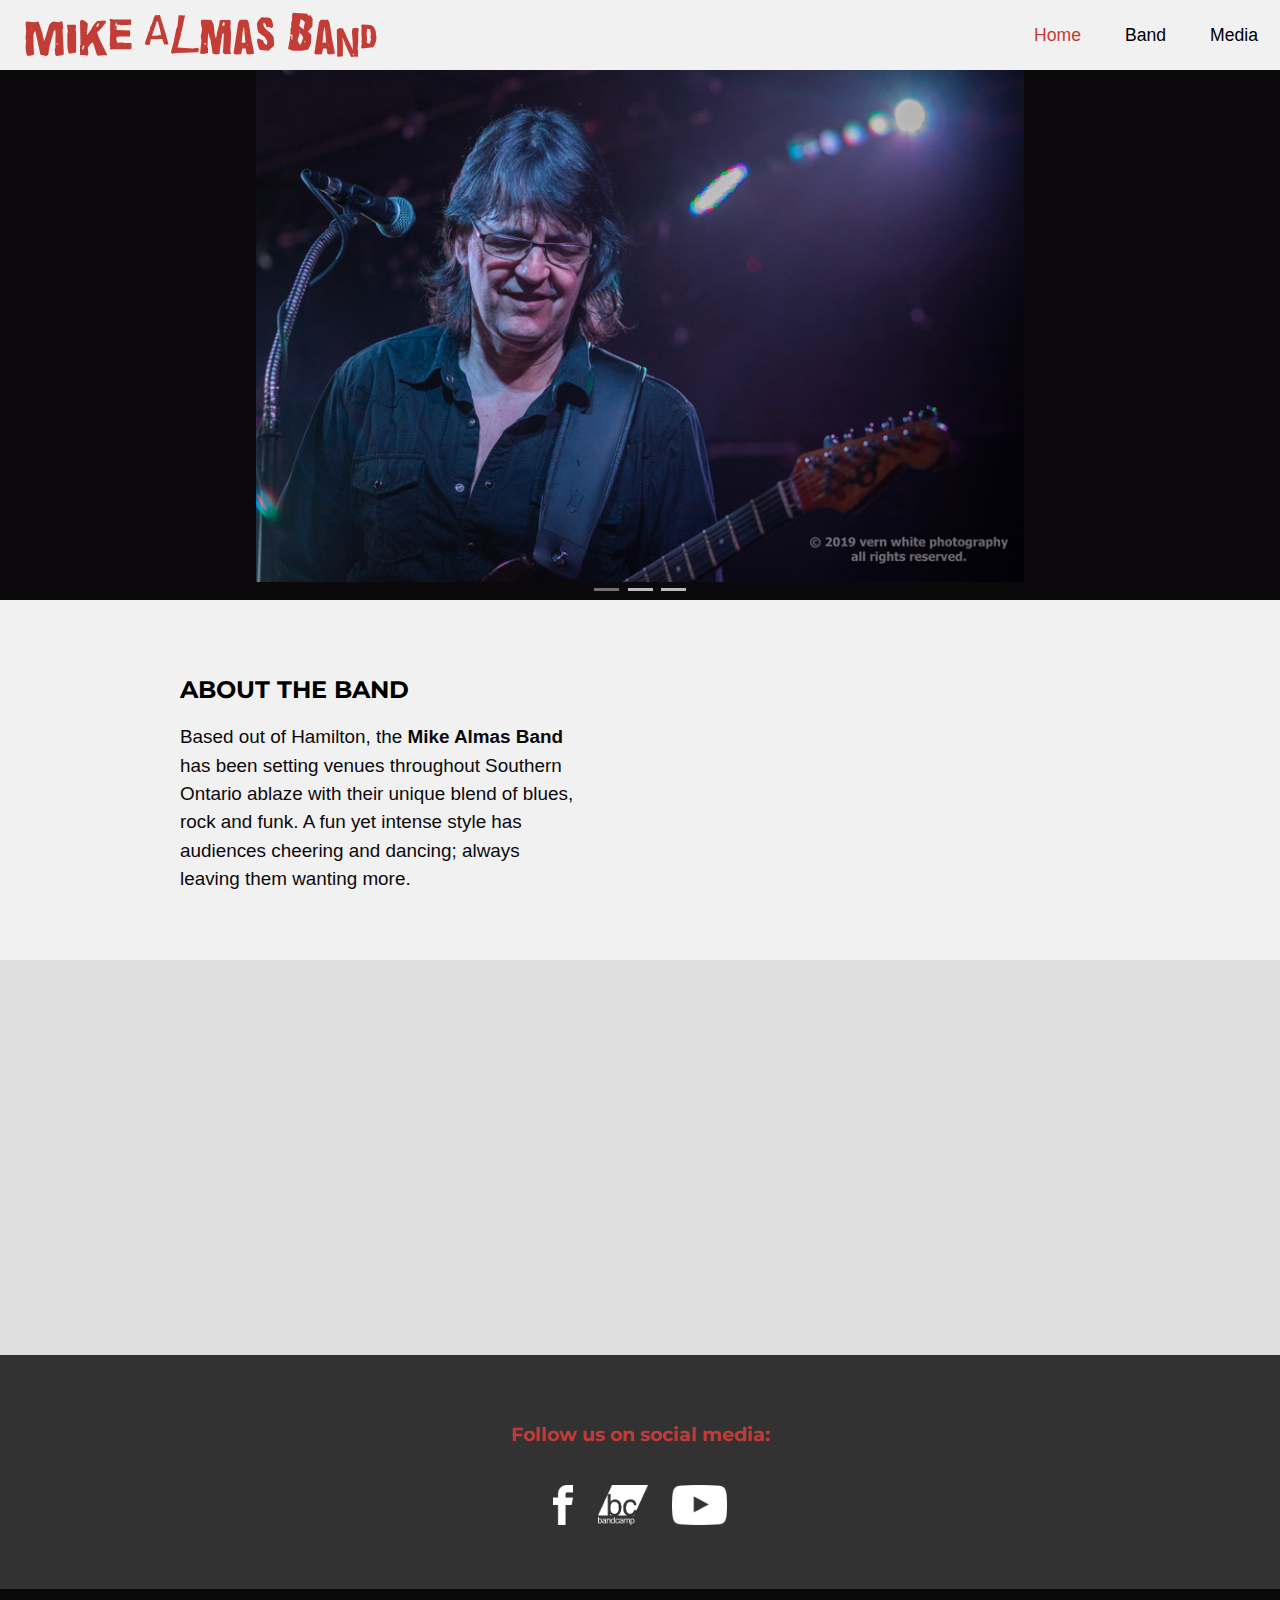
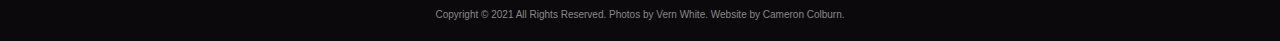
<file: index.html>
<!DOCTYPE html>
<html lang="en-US">

<head>
    <meta charset="UTF-8">
    <meta name="viewport" content="width=device-width, initial-scale=1.0">
    <meta http-equiv="X-UA-Compatible" content="ie=edge">
    <title>Mike Almas Band | Welcome!</title>
    <link rel="icon" href="icons/mab-icon.png" sizes="16x16" type="image/png">
    <link rel="stylesheet" href="./css/normalize.css">
    <link rel="stylesheet" href="./css/main.css">
    <link href="https://fonts.googleapis.com/css?family=Montserrat:700&display=swap" rel="stylesheet">
    <meta name="description"
        content="This is the official website of the Mike Almas Band. Based in Hamilton, Ontario, Canada the Mike Almas Band is a rock and blues band with an extensive setlist of both covers and original music.">
</head>

<body>
    <!-- top header bar with nav and logo -->
    <header>
        <section class="header-flex-container">
            <div id="logo-header">
                <a href="./index.html">
                    <img src="./img/mab-logo.svg" alt="Mike Almas Band logo" id="logo">
                </a>
            </div>
            <nav>
                <button class="burger-menu">
                    <div id="topline"></div>
                    <div id="middleline"></div>
                    <div id="bottomline"></div>
                </button>
                <ul id="ul-selector">
                    <li class="current"><a href="./index.html">Home</a></li>
                    <li><a href="./pages/band.html">Band</a></li>
                    <li><a href="./pages/media.html">Media</a></li>
                </ul>
            </nav>
        </section>
    </header>

    <!-- showcase image section -->
    <div class="slideshow">
        <div class="slideshow-container">
            <div class="mySlides fade">
                <img src="img/mab-007.jpg" class="slideshow-img">
            </div>
            <div class="mySlides fade">
                <img src="img/mab-008.jpg" class="slideshow-img">
            </div>
            <div class="mySlides fade">
                <img src="img/mab-014.jpg" class="slideshow-img">
            </div>
        </div>
        <div class="line-container">
            <span class="line"></span>
            <span class="line"></span>
            <span class="line"></span>
        </div>
    </div>

    <!-- about the band -->
    <div class="about-flex-container">
        <div class="about-container">
            <h2>About the Band</h2>
            <p id="band">Based out of Hamilton, the <strong>Mike Almas Band</strong> has been setting venues throughout
                Southern
                Ontario ablaze with their unique blend of blues, rock and funk. A fun yet intense style has audiences
                cheering
                and dancing; always leaving them wanting more.</p>
        </div>
        <div class="event-container">
            <iframe
                src="https://www.facebook.com/plugins/page.php?href=https%3A%2F%2Fwww.facebook.com%2Fmikealmasband%2F&tabs=events&width=340&height=244&small_header=false&adapt_container_width=true&hide_cover=false&show_facepile=false&appId"
                width="340" height="244" style="border:none;overflow:hidden" scrolling="no" frameborder="0"
                allowfullscreen="true"
                allow="autoplay; clipboard-write; encrypted-media; picture-in-picture; web-share"></iframe>
        </div>
    </div>

    <!-- bandcamp player -->
    <div class="container-dark">
        <div id="music-container">
            <iframe id="bandcamp-widget-sm"
                src="https://bandcamp.com/EmbeddedPlayer/album=1607006254/size=large/bgcol=ffffff/linkcol=de270f/tracklist=false/artwork=small/transparent=true/"
                seamless><a href="http://mikealmasband.bandcamp.com/album/i-cant-stop">I Can&#39;t Stop by Mike
                    Almas</a></iframe>
        </div>
    </div>

    <!-- social buttons -->
    <section id="social">
        <div class="container">
            <h3 class="social-title">Follow us on social media:</h3>
            <div class="icons">
                <a href="https://www.facebook.com/mikealmasband/" target="_blank"><img src="./icons/facebook.png"
                        alt="facebook link" class="icon-png"></a>
                <a href="https://mikealmasband.bandcamp.com" target="_blank"><img src="./icons/bandcamp.png"
                        alt="bandcamp link" class="icon-png"></a>
                <a href="https://www.youtube.com/channel/UCj2FN1tM525WVIEZQTRX-8A" target="_blank"><img
                        src="./icons/youtube.png" alt="youtube link" class="icon-png"></a>
            </div>
        </div>
    </section>

    <!-- footer section -->
    <footer>
        <div class="container">
            <div id="footer-container">
                <p>Copyright &copy; 2021 All Rights Reserved. Photos by Vern White. Website by Cameron Colburn.</p>
            </div>
        </div>
    </footer>
    <script src="js/mainFunctions.js"></script>
    <script>showSlides();</script>
</body>

</html>
</file>
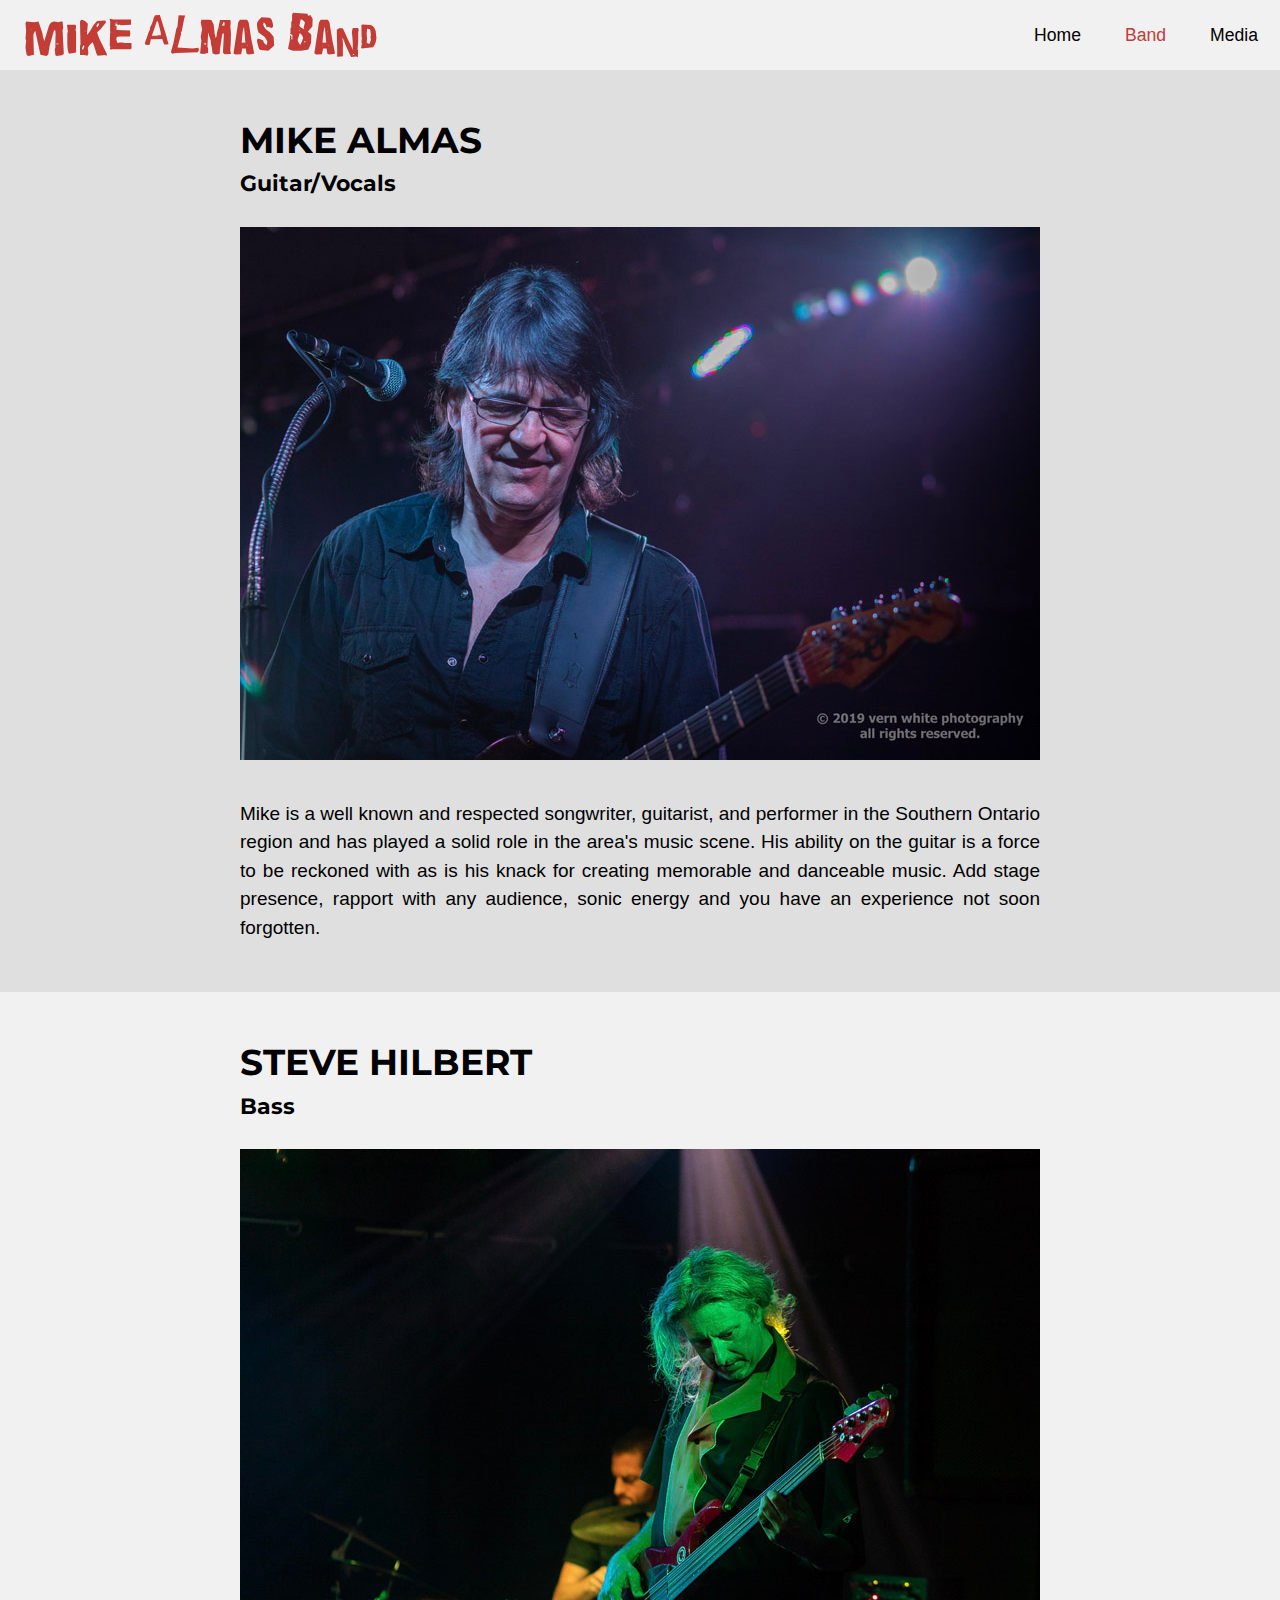
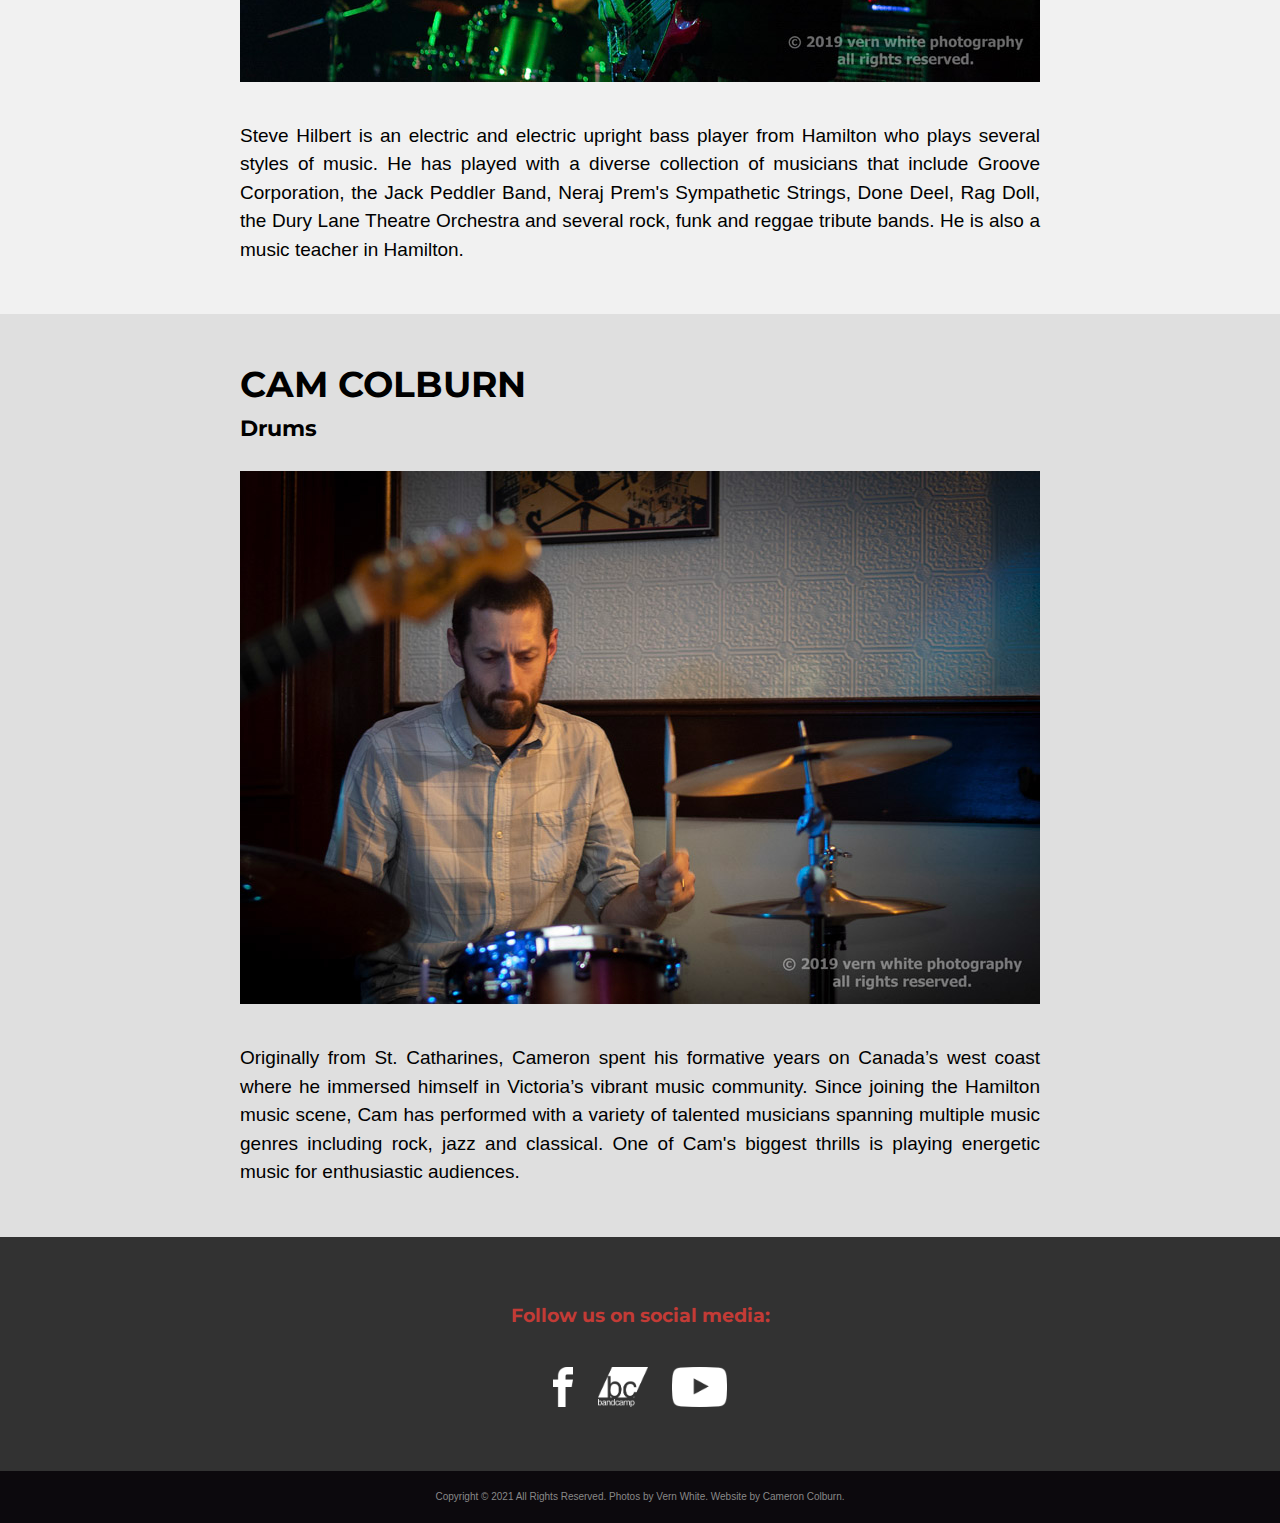
<file: pages/band.html>
<!DOCTYPE html>
<html lang="en-US">

<head>
    <meta charset="UTF-8">
    <meta name="viewport" content="width=device-width, initial-scale=1.0">
    <meta http-equiv="X-UA-Compatible" content="ie=edge">
    <title>Mike Almas Band | The Band</title>
    <link rel="icon" href="../icons/mab-icon.png" sizes="16x16" type="image/png">
    <link rel="stylesheet" href="../css/normalize.css">
    <link rel="stylesheet" href="../css/main.css">
    <link href="https://fonts.googleapis.com/css?family=Montserrat:700&display=swap" rel="stylesheet">
    <meta name="description" content="This is the official website of the Mike Almas Band. About the band members.">
</head>

<body>
    <!-- top header bar with nav and logo -->
    <header>
        <section class="header-flex-container">
            <div id="logo-header">
                <a href="../index.html">
                    <img src="../img/mab-logo.svg" alt="Mike Almas Band logo" id="logo">
                </a>
            </div>
            <nav>
                <button class="burger-menu">
                    <div id="topline"></div>
                    <div id="middleline"></div>
                    <div id="bottomline"></div>
                </button>
                <ul id="ul-selector">
                    <li><a href="../index.html">Home</a></li>
                    <li class="current"><a href="../pages/band.html">Band</a></li>
                    <li><a href="../pages/media.html">Media</a></li>
                </ul>
            </nav>
        </section>
    </header>

    <!-- mike bio -->
    <section id="top-bio">
        <div class="container">
            <article class="p-styling">
                <h2 class="h2-styling">Mike Almas</h2>
                <h3 class="h3-styling">Guitar/Vocals</h3>
                <img src="../img/mab-007.jpg" alt="Mike Almas" class="float-right portrait-img">
                <span class="bio-text-styling">Mike is a well known and respected songwriter, guitarist, and performer
                    in the Southern Ontario region and has played a solid role in the area's music scene. His ability on
                    the guitar is a force to be reckoned with as is his knack for creating memorable and danceable
                    music. Add stage presence, rapport with any audience, sonic energy and you have an experience not
                    soon forgotten.</span>
            </article>
        </div>
    </section>

    <!-- steve bio -->
    <section id="middle-bio">
        <div class="container">
            <article class="p-styling">
                <h2 class="h2-styling">Steve Hilbert</h2>
                <h3 class="h3-styling">Bass</h3>
                <img src="../img/mab-008.jpg" alt="Steve Hilbert" class="float-left landscape-img">
                <span class="bio-text-styling">Steve Hilbert is an electric and electric upright bass player from
                    Hamilton who plays several styles of music. He has played with a diverse collection of musicians
                    that include Groove Corporation, the Jack Peddler Band, Neraj Prem's Sympathetic Strings, Done Deel,
                    Rag Doll, the Dury Lane Theatre Orchestra and several rock, funk and reggae tribute bands. He is
                    also a music teacher in Hamilton.</span>
            </article>
        </div>
    </section>

    <!-- cam bio -->
    <section id="bottom-bio">
        <div class="container">
            <article class="p-styling">
                <h2 class="h2-styling">Cam Colburn</h2>
                <h3 class="h3-styling">Drums</h3>
                <img src="../img/mab-014.jpg" alt="Cameron Colburn" class="float-right landscape-img">
                <span class="bio-text-styling">Originally from St. Catharines, Cameron spent his formative years on
                    Canada’s west coast where he immersed himself in Victoria’s vibrant music community. Since joining
                    the Hamilton music scene, Cam has performed with a variety of talented musicians spanning multiple
                    music genres including rock, jazz and classical. One of Cam's biggest thrills is playing energetic
                    music for enthusiastic audiences.</span>
            </article>
        </div>
    </section>

    <!-- social buttons -->
    <section id="social">
        <div class="container">
            <h3 class="social-title">Follow us on social media:</h3>
            <div class="icons">
                <a href="https://www.facebook.com/mikealmasband/" target="_blank"><img src="/icons/facebook.png"
                        alt="facebook link" class="icon-png"></a>
                <a href="https://mikealmasband.bandcamp.com" target="_blank"><img src="/icons/bandcamp.png"
                        alt="bandcamp link" class="icon-png"></a>
                <a href="https://www.youtube.com/channel/UCj2FN1tM525WVIEZQTRX-8A" target="_blank"><img
                        src="/icons/youtube.png" alt="youtube link" class="icon-png"></a>
            </div>
        </div>
    </section>

    <!-- footer section -->
    <footer>
        <div class="container">
            <div id="footer-container">
                <p>Copyright &copy; 2021 All Rights Reserved. Photos by Vern White. Website by Cameron Colburn.</p>
            </div>
        </div>
    </footer>
    <script src="../js/mainFunctions.js"></script>
</body>

</html>
</file>
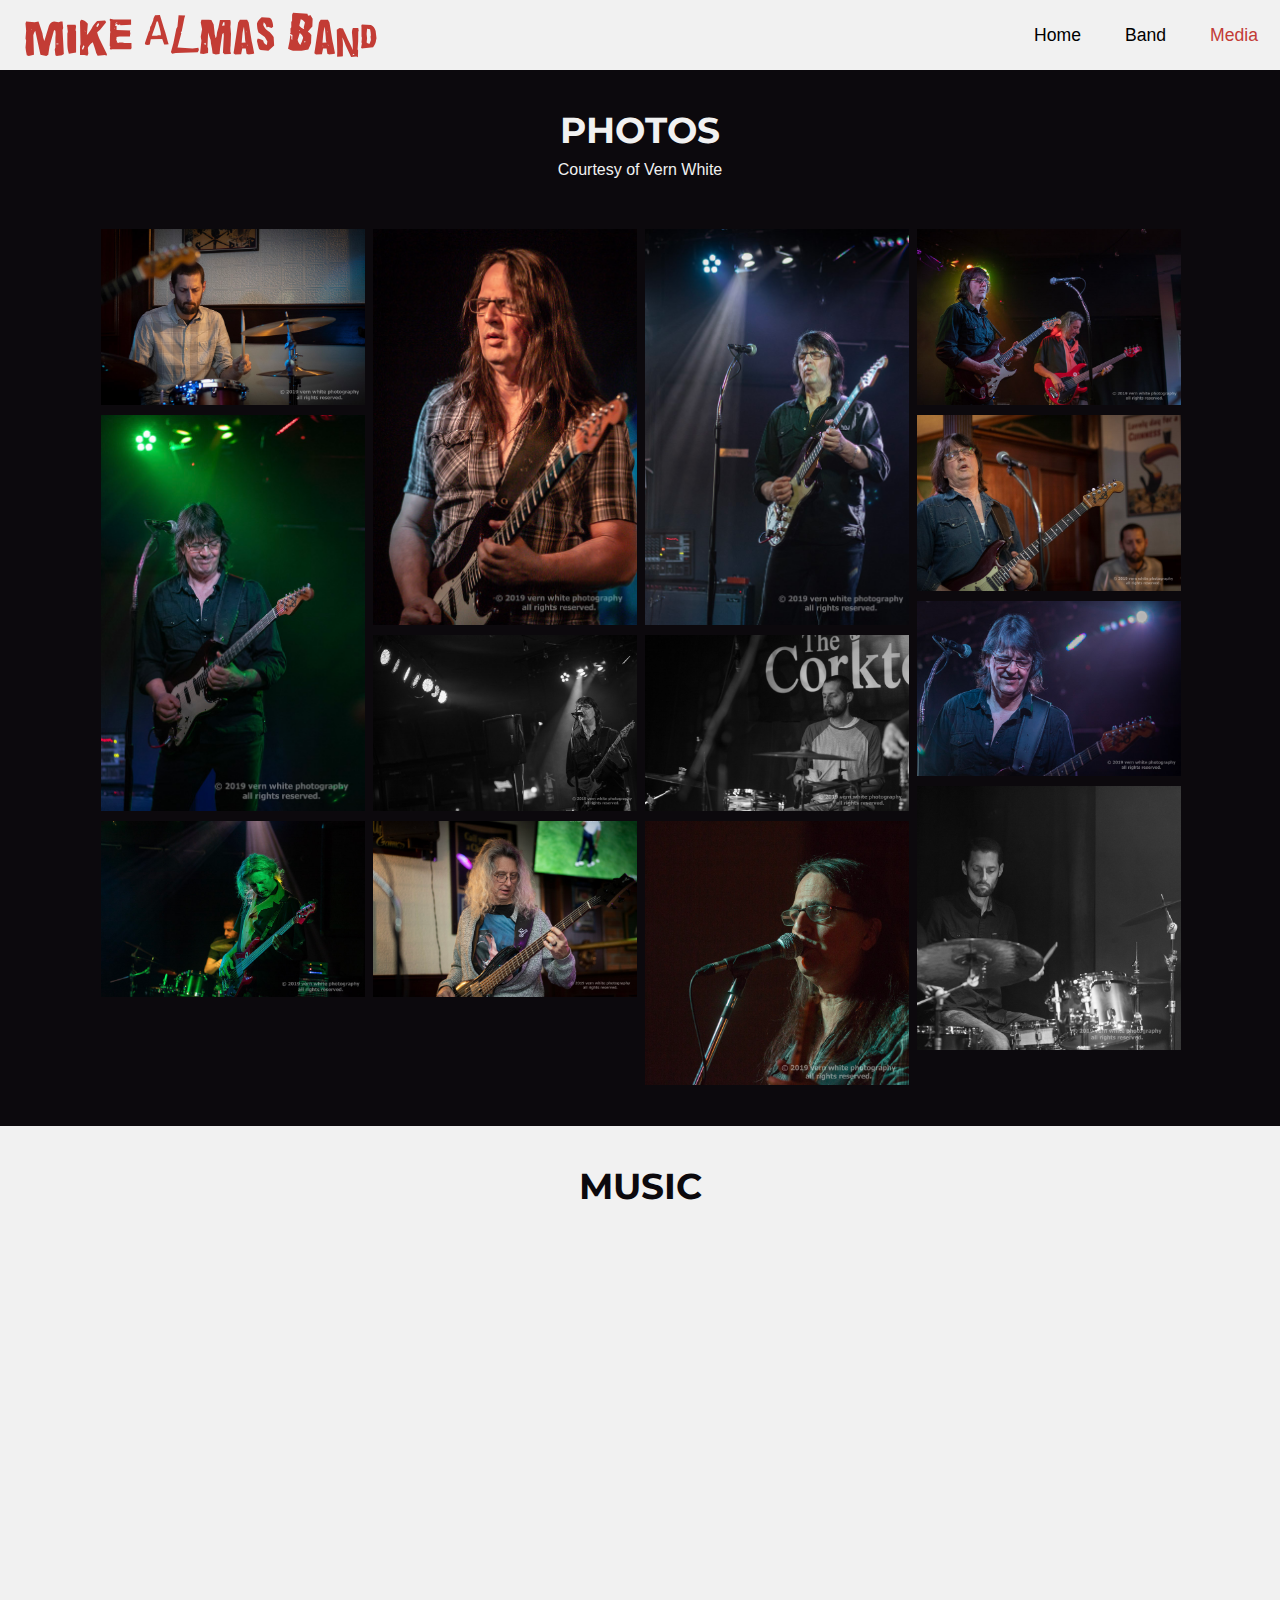
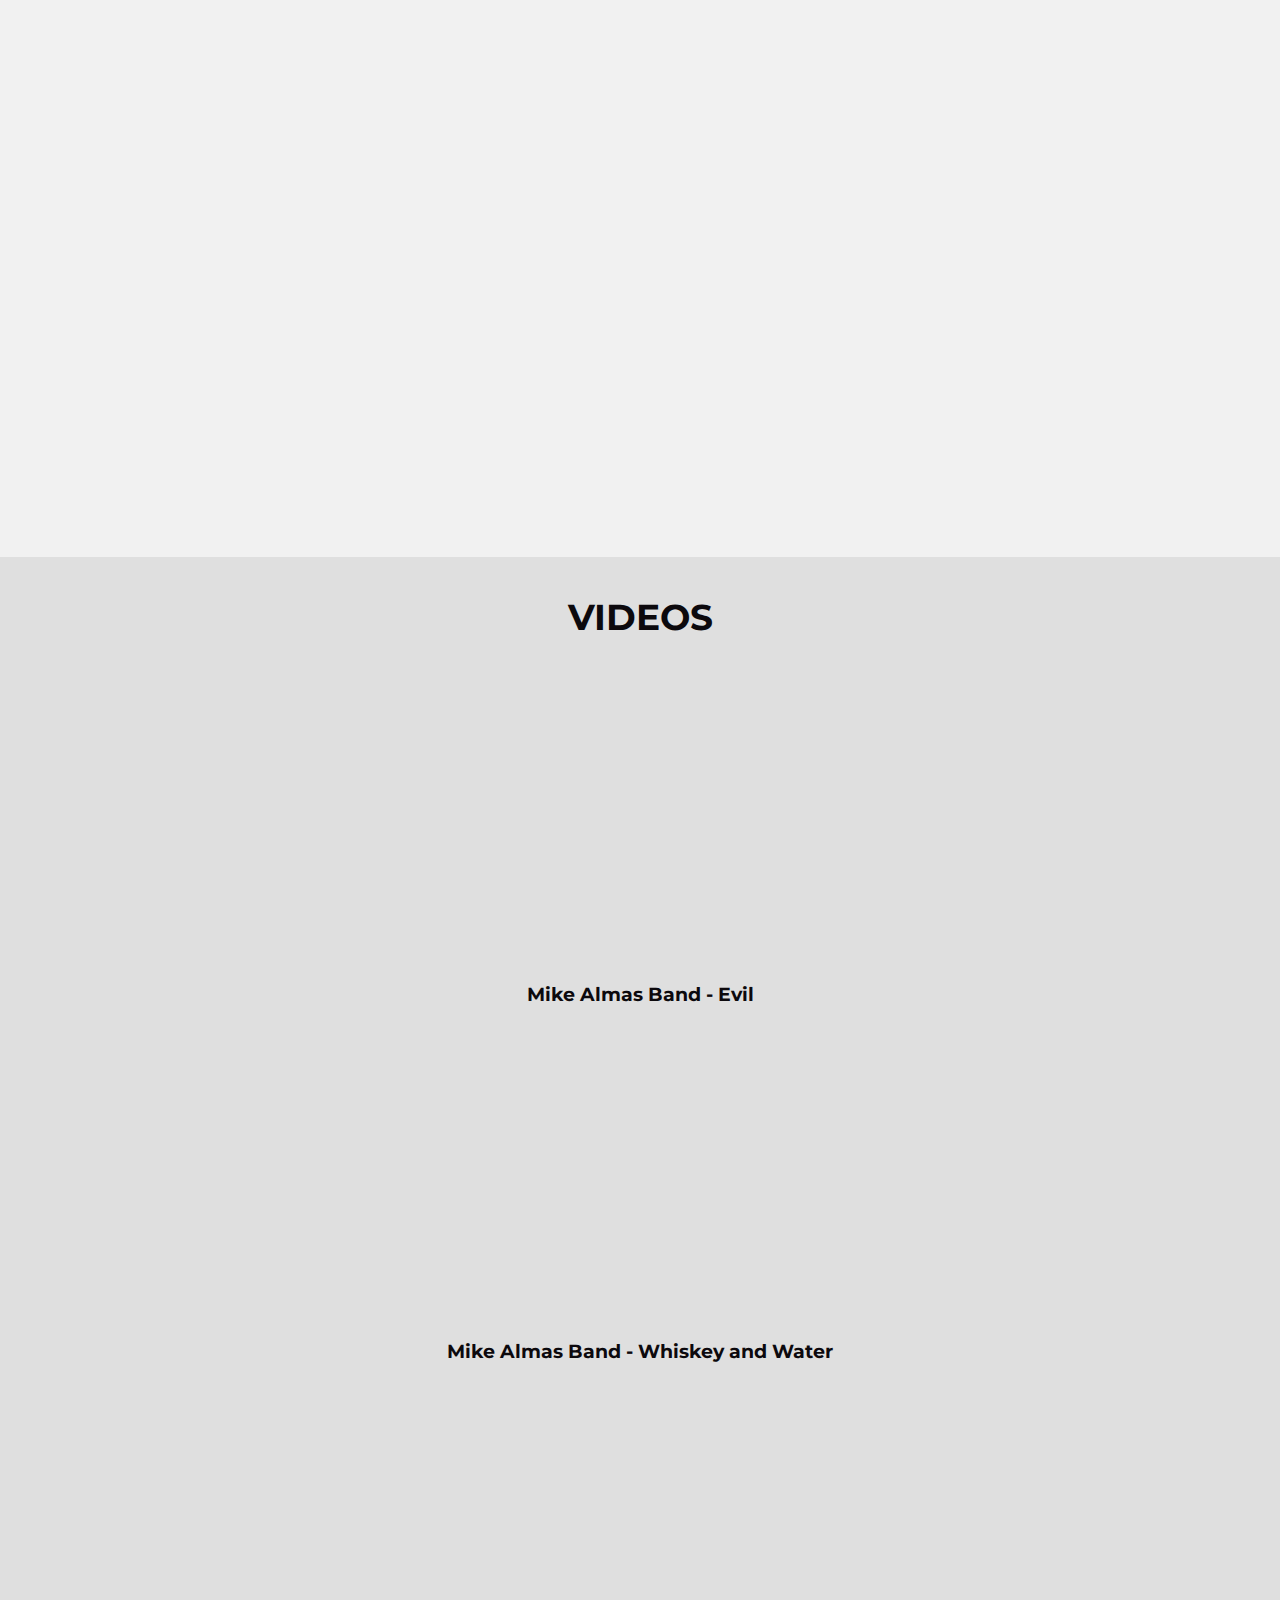
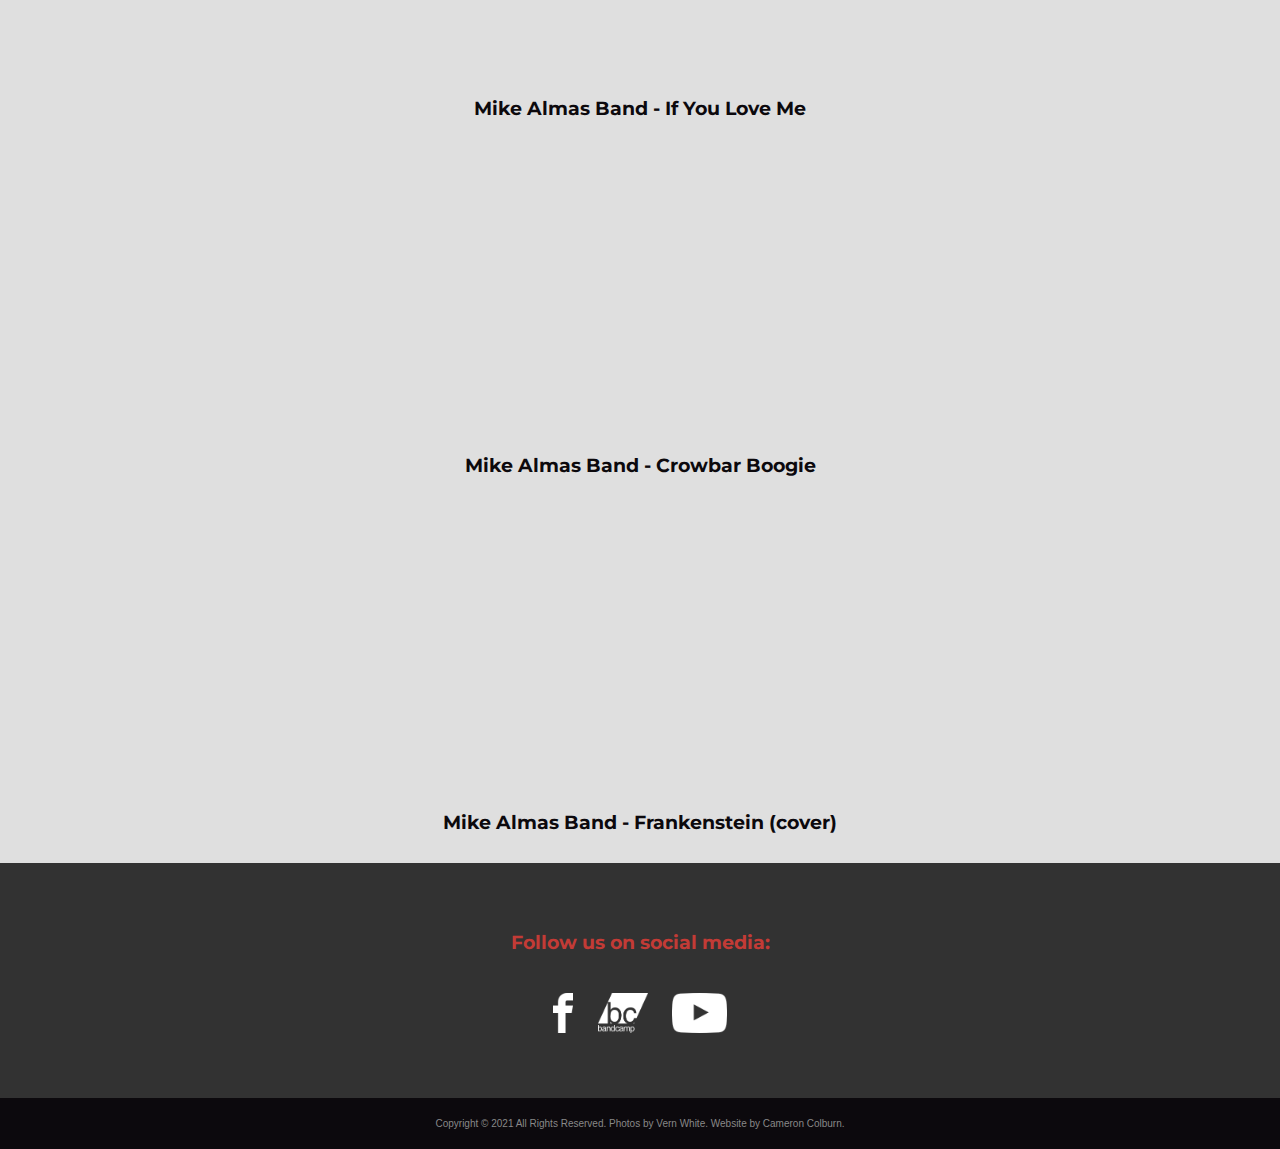
<file: pages/media.html>
<!DOCTYPE html>
<html lang="en-US">

<head>
    <meta charset="UTF-8">
    <meta name="viewport" content="width=device-width, initial-scale=1.0">
    <meta http-equiv="X-UA-Compatible" content="ie=edge">
    <title>Mike Almas Band | Media</title>
    <link rel="icon" href="../icons/mab-icon.png" sizes="16x16" type="image/png">
    <link rel="stylesheet" href="../css/normalize.css">
    <link rel="stylesheet" href="../css/main.css">
    <link href="https://fonts.googleapis.com/css?family=Montserrat:700&display=swap" rel="stylesheet">
    <meta name="description"
        content="This is the official website of the Mike Almas Band. Photo Gallery, music streaming, and videos.">
</head>

<body>
    <!-- top header bar with nav and logo -->
    <header>
        <section class="header-flex-container">
            <div id="logo-header">
                <a href="../index.html">
                    <img src="../img/mab-logo.svg" alt="Mike Almas Band logo" id="logo">
                </a>
            </div>
            <nav>
                <button class="burger-menu">
                    <div id="topline"></div>
                    <div id="middleline"></div>
                    <div id="bottomline"></div>
                </button>
                <ul id="ul-selector">
                    <li><a href="../index.html">Home</a></li>
                    <li><a href="../pages/band.html">Band</a></li>
                    <li class="current"><a href="../pages/media.html">Media</a></li>
                </ul>
            </nav>
        </section>
    </header>

    <!-- gallery section -->
    <section id="gallery">
        <div class="container">
            <h2>Photos</h2>
            <p>Courtesy of Vern White</p>
            <div class="row">
                <div class="column">
                    <a href="../img/mab-014.jpg" target="_blank"><img src="../img/mab-014.jpg" style="width:100%"
                            class="img-select"></a>
                    <a href="../img/mab-012.jpg" target="_blank"><img src="../img/mab-012.jpg" style="width:100%"
                            class="img-select"></a>
                    <a href="../img/mab-008.jpg" target="_blank"><img src="../img/mab-008.jpg" style="width:100%"
                            class="img-select"></a>
                </div>
                <div class="column">
                    <a href="../img/mab-002.jpg" target="_blank"><img src="../img/mab-002.jpg" style="width:100%"
                            class="img-select"></a>
                    <a href="../img/mab-011.jpg" target="_blank"><img src="../img/mab-011.jpg" style="width:100%"
                            class="img-select"></a>
                    <a href="../img/mab-015.jpg" target="_blank"><img src="../img/mab-015.jpg" style="width:100%"
                            class="img-select"></a>
                </div>
                <div class="column">
                    <a href="../img/mab-006.jpg" target="_blank"><img src="../img/mab-006.jpg" style="width:100%"
                            class="img-select"></a>
                    <a href="../img/mab-005.jpg" target="_blank"><img src="../img/mab-005.jpg" style="width:100%"
                            class="img-select"></a>
                    <a href="../img/mab-003.jpg" target="_blank"><img src="../img/mab-003.jpg" style="width:100%"
                            class="img-select"></a>
                </div>
                <div class="column">
                    <a href="../img/mab-009.jpg" target="_blank"><img src="../img/mab-009.jpg" style="width:100%"
                            class="img-select"></a>
                    <a href="../img/mab-013.jpg" target="_blank"><img src="../img/mab-013.jpg" style="width:100%"
                            class="img-select"></a>
                    <a href="../img/mab-007.jpg" target="_blank"><img src="../img/mab-007.jpg" style="width:100%"
                            class="img-select"></a>
                    <a href="../img/mab-010.jpg" target="_blank"><img src="../img/mab-010.jpg" style="width:100%"
                            class="img-select"></a>
                </div>
            </div>
        </div>
    </section>

    <!-- music streaming -->
    <section id="audio">
        <div class="container">
            <h2>Music</h2>
            <iframe id="bandcamp-widget-lg"
                src="https://bandcamp.com/EmbeddedPlayer/album=1607006254/size=large/bgcol=ffffff/linkcol=de270f/transparent=true/"
                seamless><a href="http://mikealmasband.bandcamp.com/album/i-cant-stop">I Can&#39;t Stop by Mike
                    Almas</a></iframe>
    </section>

    <!-- videos -->
    <section id="videos">
        <div class="container">
            <h2>Videos</h2>
            <iframe class="video-styling" src="https://www.youtube.com/embed/rAoqpb-yR6I" frameborder="0"
                allow="accelerometer; autoplay; encrypted-media; gyroscope; picture-in-picture"
                allowfullscreen></iframe>
            <h3>Mike Almas Band - Evil</h3>
            <iframe class="video-styling" src="https://www.youtube.com/embed/_AZFcSDtcNY" frameborder="0"
                allow="accelerometer; autoplay; encrypted-media; gyroscope; picture-in-picture"
                allowfullscreen></iframe>
            <h3>Mike Almas Band - Whiskey and Water</h3>
            <iframe class="video-styling" src="https://www.youtube.com/embed/aNzEadu-KxY" frameborder="0"
                allow="accelerometer; autoplay; encrypted-media; gyroscope; picture-in-picture"
                allowfullscreen></iframe>
            <h3>Mike Almas Band - If You Love Me</h3>
            <iframe class="video-styling" src="https://www.youtube.com/embed/PsYms3jTCto" frameborder="0"
                allow="accelerometer; autoplay; encrypted-media; gyroscope; picture-in-picture"
                allowfullscreen></iframe>
            <h3>Mike Almas Band - Crowbar Boogie</h3>
            <iframe class="video-styling" src="https://www.youtube.com/embed/srhk29qxtMM" frameborder="0"
                allow="accelerometer; autoplay; encrypted-media; gyroscope; picture-in-picture"
                allowfullscreen></iframe>
            <h3>Mike Almas Band - Frankenstein (cover)</h3>
        </div>
    </section>

    <!-- social buttons -->
    <section id="social">
        <div class="container">
            <h3 class="social-title">Follow us on social media:</h3>
            <div class="icons">
                <a href="https://www.facebook.com/mikealmasband/" target="_blank"><img src="/icons/facebook.png"
                        alt="facebook link" class="icon-png"></a>
                <a href="https://mikealmasband.bandcamp.com" target="_blank"><img src="/icons/bandcamp.png"
                        alt="bandcamp link" class="icon-png"></a>
                <a href="https://www.youtube.com/channel/UCj2FN1tM525WVIEZQTRX-8A" target="_blank"><img
                        src="/icons/youtube.png" alt="youtube link" class="icon-png"></a>
            </div>
        </div>
    </section>

    <!-- footer section -->
    <footer>
        <div class="container">
            <div id="footer-container">
                <p>Copyright &copy; 2021 All Rights Reserved. Photos by Vern White. Website by Cameron Colburn.</p>
            </div>
        </div>
    </footer>
    <script src="../js/mainFunctions.js"></script>
</body>

</html>
</file>
<file: css/main.css>
/*  colors  */
body, #audio  {
    background-color: rgb(241, 241, 241);
}

li a, .img-select, #audio h2, #videos h2, #videos h3, #band {
    color: rgb(12, 9, 13);
}

li a:hover {
    color: rgb(250, 8, 0);
}

.container-dark, #videos, #top-bio, #bottom-bio {
    background-color:rgb(223, 223, 223);
}

#showcase, #gallery {
    background-color: rgb(12, 9, 13);
}

#gallery h2, #gallery p {
    color: rgb(241, 241, 241); 
}

.current a, .social-title {
    color: rgb(195, 59, 54);
}

#social {
    background-color: rgb(50, 50, 50);
}

footer {
    background-color: rgb(12, 9, 13);
    color: rgb(136, 136, 136);
}

.img-select:hover {
    color:rgb(249, 194, 46);
}

.slideshow-container {
    background-color: rgb(12, 9, 13);
}
/*  end colours  */

body {
    font-family: Helvetica, sans-serif;
}

h2, h3 {
    font-family: 'Montserrat', sans-serif;
}

h2 {
    text-transform: uppercase;
}

.container {
    width: 85%;
    margin: auto;
    overflow: hidden;
}

.container-dark {
    width: 100%;
    overflow: hidden;
}

/* Header - logo-header and navbar */
.header-flex-container {
    align-items: center;
    display: flex;
    justify-content: space-between;
    margin: 0 auto;
    max-width: 1280px;
}
  
#logo {
    display: block;
    padding: 10px 20px;
    max-width: 100%;
}

/* hamburger menu START */
.burger-menu {
    background: transparent;
    border: none;
    cursor: pointer;
    display: none;
    margin: 0;
    padding: 1.2em;
}
  
.burger-menu:focus {
    outline: none;
}
  
.burger-menu div {
    background-color: black;
    border-radius: 3px;
    height: 4px;
    margin: 5px;
    width: 25px; 
    transition: all 0.3s ease;
}
  
.toggle #topline {
    transform: translateY(9px) rotate(45deg);
}
  
.toggle #middleline {
    transform: translateX(-5px);
    opacity: 0;
    overflow: hidden;
}
  
.toggle #bottomline {
    transform: translateY(-9px) rotate(-45deg);
} 
/* hamburger menu END */

ul {
    list-style-type: none;
    display: flex;
    padding: 0;
    margin: 0;
}
 
nav a {
    color: var(--color-3-main);
    display: block;
    font-size: 1.1rem;
    padding: 1.4em 1.25em;
    text-align: center;
    text-decoration: none;
}
  
ul a:hover {
    background-color: var(--color-1-highlight);
}

/* slideshow container */
.mySlides {
    display: none;
}

.slideshow-img {
    display: block;
    margin: 0 auto;
    max-width: 100%;
}

.slideshow {
    box-sizing: border-box;
    background-color: rgb(12, 9, 13);
    width: 100%;
}
.slideshow-container {
    max-width: 60%;
    position: relative;
    margin: 0 auto;
}

/* slideshow line indicators */
.line-container {
    text-align: center;
}

.line {
    height: 3px;
    width: 25px;
    margin: 5px 2px;
    background-color: #bbb;
    display: inline-block;
    transition: background-color 0.6s ease;
}

.active {
    background-color: #717171;
}

/* fading animation */
.fade {
    -webkit-animation-name: fade;
    -webkit-animation-duration: 1.5s;
    animation-name: fade;
    animation-duration: 1.5s;
    position: relative;
}

@-webkit-keyframes fade {
    0% {opacity: 0.4;}
    100% {opacity: 1.0;}
}

@keyframes fade {
    0% {opacity: 0.4;}
    100% {opacity: 1.0;}
}

/* about the band */
.about-flex-container {
    display: flex;
    justify-content: space-evenly;
}

.about-container {
    max-width: 400px;
    margin: 3.5em 0;
}

#band {
    margin: 0;
    font-size: 1.18rem;
    font-weight: 500;
    line-height: 1.5em;
}

.event-container {
    margin: 3.5em 0;

}

#bandcamp-widget-sm {
    border: 0;
    width: 100%;
}

#music-container {
    max-width: 600px;
    margin: 120px auto;
    overflow: hidden;
}

/* social media */
#social {
    padding: 50px 0;
}

.social-title {
    margin-bottom: 30px;
    text-align: center;
}

.icons {
    text-align: center;
}

.icon-png {
    max-height: 40px;
    padding: 10px;
}

/* footer section */
footer {
    text-align: center;
    font-size: 8px;
}

footer p {
    font-size: 10px;
    margin: 20px 0;
}

/* band page bios */
#top-bio, #middle-bio, #bottom-bio {
    padding: 50px 0;
}

.portrait-img, .landscape-img {
    max-width: 100%;
    display: block;
    margin: 0 auto;
    padding: 0 0 40px 0;
}

.p-styling {
    max-width: 800px;
    text-align: justify;
    margin: 0 auto;
}

.bio-text-styling, .p-styling {
    font-size: 19px;
} 

.h2-styling {
    margin: 0;
    font-size: 36px;
}

.h3-styling {
    font-size: 22px;
    margin: 0;
    padding: 10px 0 30px 0;
}

.bio-text-styling {
    line-height: 1.5;
} 

/* media page */
#bandcamp-widget-lg {
    display: block;
    padding: 40px 0;
    margin: 0 auto;
    border: 0;
    width: 400px;
    height: 870px;
}

/* gallery */
.row {
    display: flex;
    flex-wrap: wrap;
    padding: 40px 0;
}

.column {
    flex: 25%;
    max-width: 25%;
    padding: 0 4px;
    box-sizing: border-box;
}

.column img {
    margin-top: 8px;
    vertical-align: middle;
    width: 100%;
}

.img-select, .img-select:hover {
    border-width: 1px;
    border-style: solid;
}


#gallery h2, #audio h2 {
    margin: 40px 0 0 0;
    font-size: 36px;
    text-align: center;
}

#gallery p {
    text-align: center;
    padding: 10px 0 0 0;
    margin: 0;
}

/* videos */
#videos h2 {
    margin: 40px 0;
    font-size: 36px;
    text-align: center;
}

#videos {
    text-align: center;
}

.video-styling {
    padding: 10px;
    width: 500px;
    height: 281px;
}

#videos h3 {
    padding: 0 0 30px 0;
    max-width: 500px;
    margin: auto;
}

/*   media queries   */
@media screen and (max-width: 768px)  {
/* Header - logo-header and navbar */
    ul {
        display: none;
    }
  
      .ul-display {
        background-color: rgb(223, 223, 223);
        color: var(--color-3-main);
        display: flex;
        flex-direction: column;
        justify-content: ;
        left: 0;
        opacity: .85;
        position: absolute;
        top: 70px;
        width: 100%;
        z-index: 1;
    }  

    .burger-menu {
        display: inline-block;
    }

    .container {
        width: 100%;
    }  

/* about the band */
    .about-flex-container {
        align-items: center;
        flex-direction: column; 
    }

    .about-container {
        margin: 2.5em 0;
        max-width: 340px;
    }

    .event-container {
        margin: 2.5em 0;
    }

    #band {
        font-size: 1rem;
    }

/* band page bios */
    #top-bio, #middle-bio, #bottom-bio {
        padding: 30px 0;
    }

    .h2-styling {
        font-size: 24px;
    }

    .h3-styling {
        font-size: 18px;
    }

    .p-styling {
        max-width: 550px; 
        padding: 0 30px;
    }
    
    .bio-text-styling {
        font-size: 14px;
    }

    .portrait-img {
        padding: 0 0 20px 0;
    }
    
    .landscape-img {
        padding: 0 0 20px 0;
    }
    
/* media page - gallery */
    .row {
        padding: 10px;
    }

    .column {
        flex: 50%;
        max-width: 50%;
    }

    #gallery h2, #audio h2, #videos h2 {
        font-size: 24px;
    }

    footer p {
        font-size: 8px;
    }
}

@media screen and (max-width: 768px)  {
    .icon-1 {
        width: 50px;
    }
    
    .icon-2 {
        width: 44px;
    }
}

@media screen and (max-width: 599px) {
/* media page - bandcamp widget */
    #bandcamp-widget-lg {
        width: 240px;
        height: 740px;
    }

/* videos */
    .video-styling {
        width: 280px;
        height: 158px;
    }

    #videos h3 {
        font-size: 14px;
    }
}

@media screen and (max-width: 499px)  {

    #logo-header img {
        width: 250px;
    }

    #band {
        font-size: 0.875rem;
        bottom: 20px;
    }

    .icon-1 {
        width: 40px;
    }
    
    .icon-2 {
        width: 34px;
    }

    #social h3 {
        font-size: 16px;
    }
}

/* On smaller screens, decrease text size */
@media only screen and (max-width: 300px) {
    .text {font-size: 11px}
}
</file>
